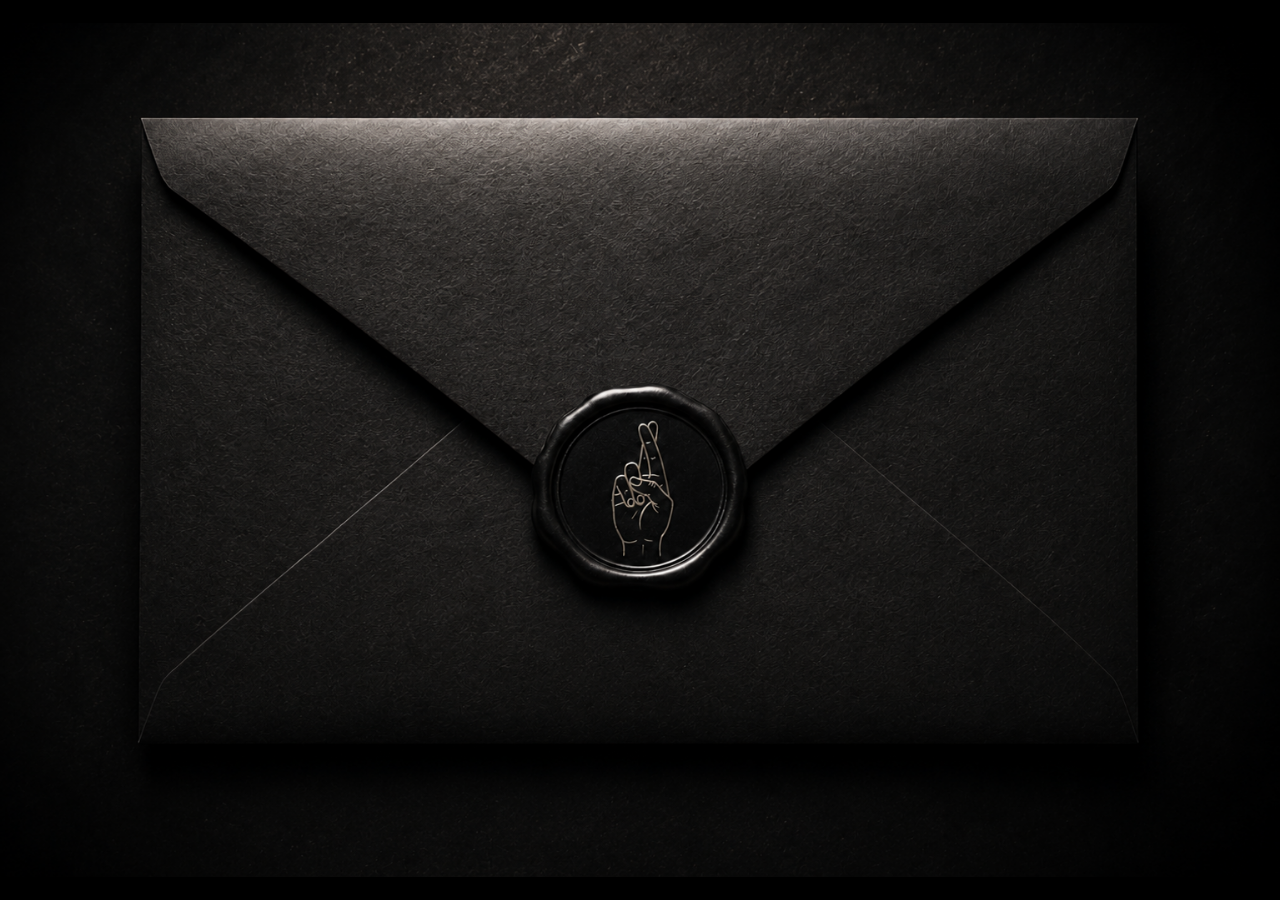
<file: index.html>
<!doctype html>
<html lang="en">
<head>
  <meta charset="utf-8">
  <meta name="viewport" content="width=device-width, initial-scale=1">
  <title>Birthday Envelope</title>
  <link rel="stylesheet" href="style.css">
</head>
<body>
  <main class="envelope-stage">
    <button class="envelope-button" id="openSeal" aria-label="Open envelope">
      <img class="envelope-img" src="assets/envelope.png" alt="Birthday envelope">
      <span class="seal-hotspot"></span>
      <span class="silver-glimmer" aria-hidden="true"></span>
    </button>
    <div class="fade-screen" id="fadeScreen"></div>
  </main>
  <script src="script.js"></script>
</body>
</html>
</file>
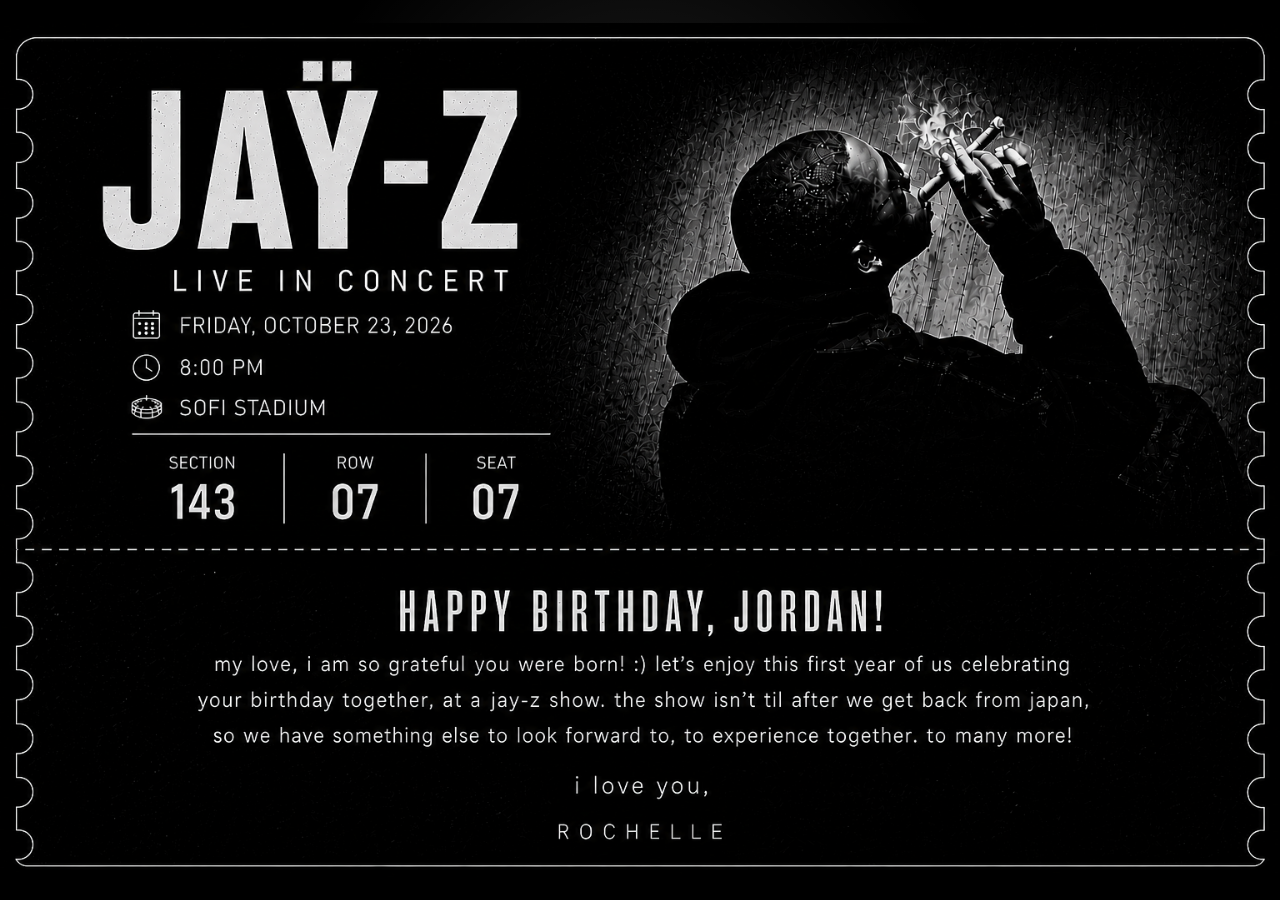
<file: ticket.html>
<!doctype html>
<html lang="en">
<head>
  <meta charset="utf-8">
  <meta name="viewport" content="width=device-width, initial-scale=1">
  <title>Your Ticket</title>
  <link rel="stylesheet" href="style.css">
</head>
<body class="ticket-page">
  <main class="ticket-stage">
    <div class="ticket-shimmer">
      <img class="ticket-img" src="assets/ticket.png" alt="Birthday concert ticket">
    </div>
  </main>
</body>
</html>
</file>
<file: style.css>
*{box-sizing:border-box}
html,body{margin:0;min-height:100%;background:#000;color:#fff}
body{font-family:Arial,sans-serif;overflow:hidden}

.envelope-stage{min-height:100vh;display:grid;place-items:center;background:#000}
.envelope-button{position:relative;width:min(100vw,1500px);height:100vh;display:grid;place-items:center;border:0;padding:0;margin:0;background:#000;cursor:pointer;overflow:hidden}
.envelope-img{display:block;width:100%;height:100%;object-fit:contain;filter:drop-shadow(0 36px 76px rgba(0,0,0,.9));animation:envelopeIn .8s ease both;transform-origin:center center}
.seal-hotspot{position:absolute;left:50%;top:50.8%;width:min(150px,12vw);height:min(150px,12vw);transform:translate(-50%,-50%);border-radius:50%;z-index:4}
.silver-glimmer{position:absolute;left:50%;top:50%;width:16px;height:16px;border-radius:50%;transform:translate(-50%,-50%) scale(.2);opacity:0;background:radial-gradient(circle,#fff,rgba(220,220,220,.55) 28%,transparent 72%);filter:blur(3px);box-shadow:0 0 50px rgba(255,255,255,.9);z-index:3;pointer-events:none}
.envelope-button.opening .envelope-img{animation:envelopeOpenImage 1.28s ease forwards}
.envelope-button.opening .silver-glimmer{animation:glimmerBurst 1.25s .18s ease forwards}
.fade-screen{position:fixed;inset:0;background:#000;opacity:0;pointer-events:none;z-index:20;transition:opacity .75s ease}
.fade-screen.active{opacity:1}

.ticket-page{background:#000}
.ticket-stage{min-height:100vh;display:grid;place-items:center;background:radial-gradient(circle at 50% 24%,rgba(255,255,255,.13),transparent 22rem),#000;animation:ticketIn .95s ease both}
.ticket-shimmer{width:min(100vw,1700px);position:relative;overflow:hidden}
.ticket-shimmer:after{content:"";position:absolute;inset:0;background:linear-gradient(110deg,transparent 0%,transparent 38%,rgba(255,255,255,.20) 48%,transparent 58%,transparent 100%);transform:translateX(-130%);animation:shimmer 1.6s .55s ease-out 1;pointer-events:none}
.ticket-img{display:block;width:100%;height:auto;max-height:100vh;object-fit:contain;filter:drop-shadow(0 30px 55px rgba(0,0,0,.85))}

@keyframes envelopeIn{from{opacity:0;transform:scale(.985) translateY(12px)}to{opacity:1;transform:scale(1) translateY(0)}}
@keyframes envelopeOpenImage{0%{opacity:1;transform:scale(1);filter:brightness(1) drop-shadow(0 36px 76px rgba(0,0,0,.9))}28%{opacity:1;transform:scale(1.018);filter:brightness(1.1) drop-shadow(0 42px 90px rgba(255,255,255,.12))}66%{opacity:.86;transform:scale(1.025) translateY(-10px);filter:brightness(1.35) drop-shadow(0 46px 100px rgba(255,255,255,.18))}100%{opacity:.08;transform:scale(.985) translateY(22px);filter:brightness(.55) blur(3px)}}
@keyframes glimmerBurst{0%{opacity:0;transform:translate(-50%,-50%) scale(.2)}30%{opacity:1;transform:translate(-50%,-50%) scale(18)}70%{opacity:.65;transform:translate(-50%,-50%) scale(38)}100%{opacity:0;transform:translate(-50%,-50%) scale(62)}}
@keyframes ticketIn{from{opacity:0;transform:translateY(18px) scale(.975)}to{opacity:1;transform:translateY(0) scale(1)}}
@keyframes shimmer{to{transform:translateX(130%)}}

@media(max-width:700px){.seal-hotspot{width:96px;height:96px;top:50.5%}.envelope-button{height:100dvh}}
</file>
